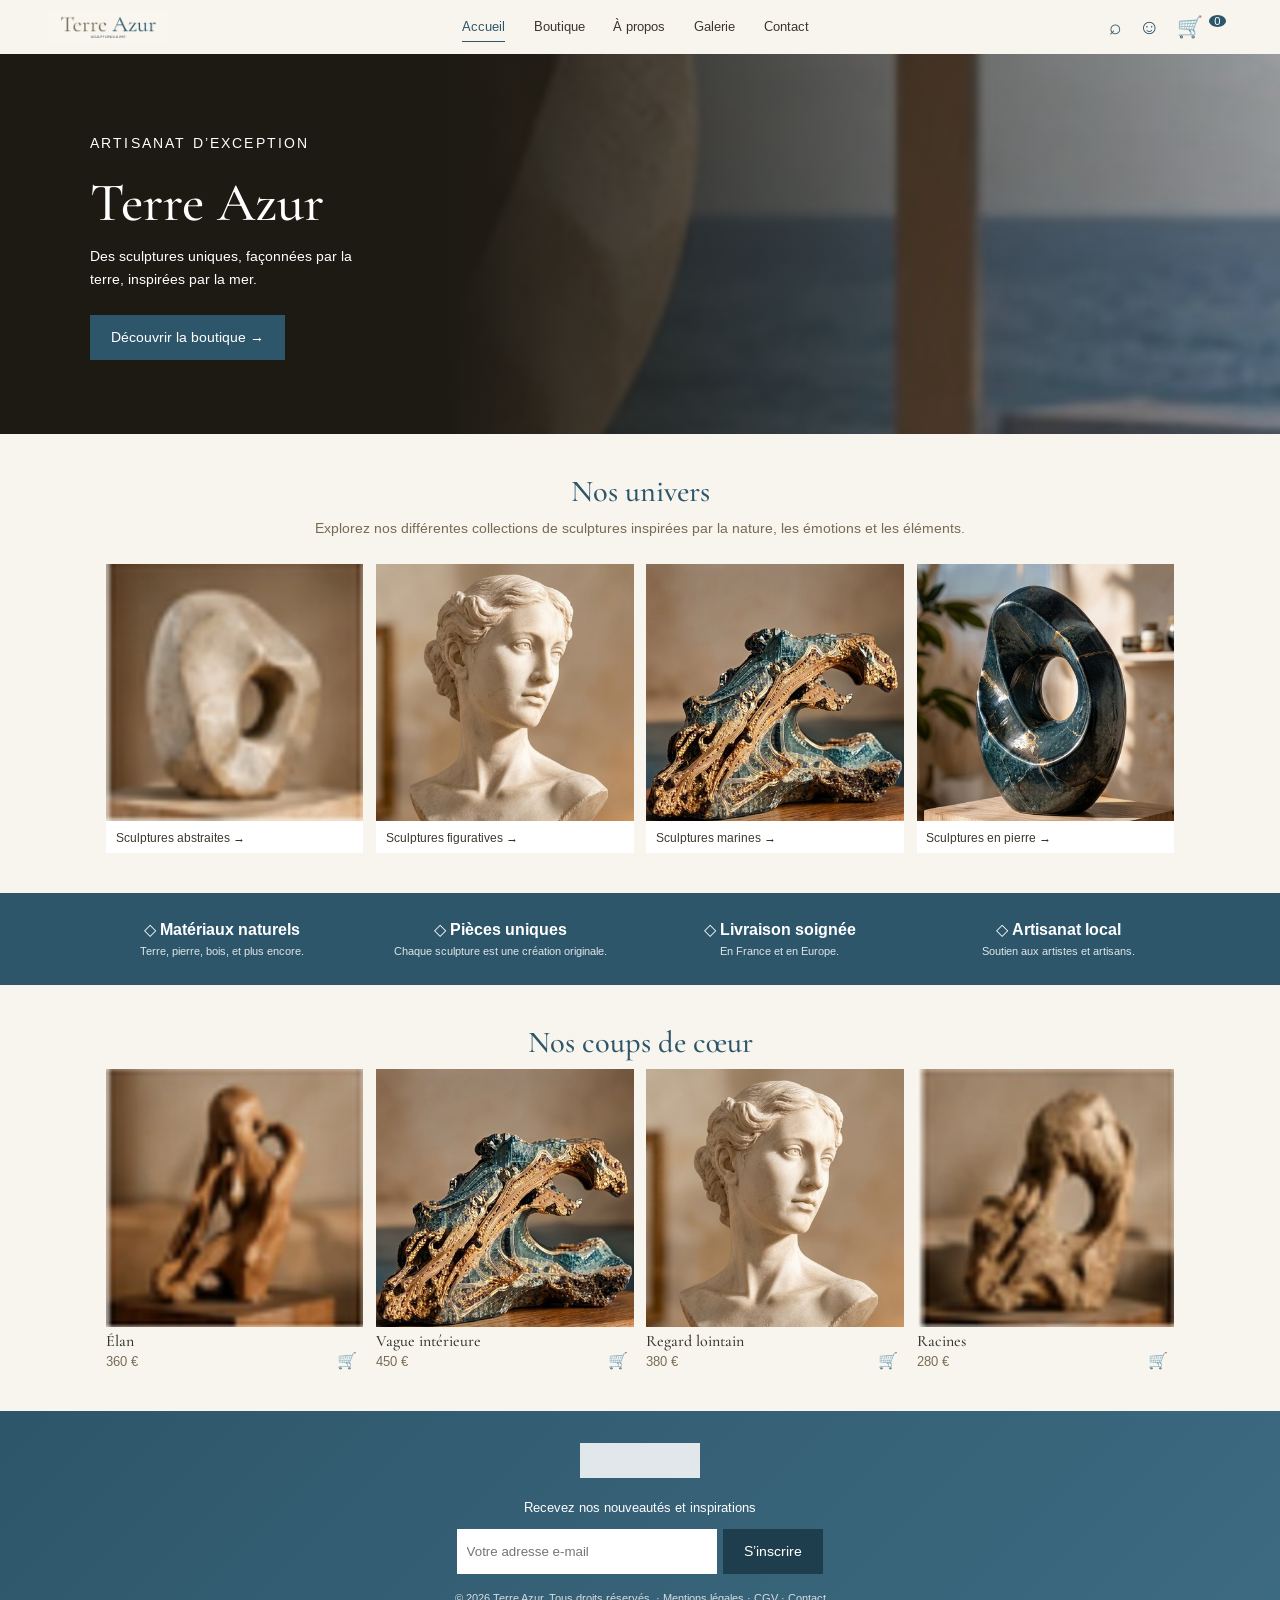
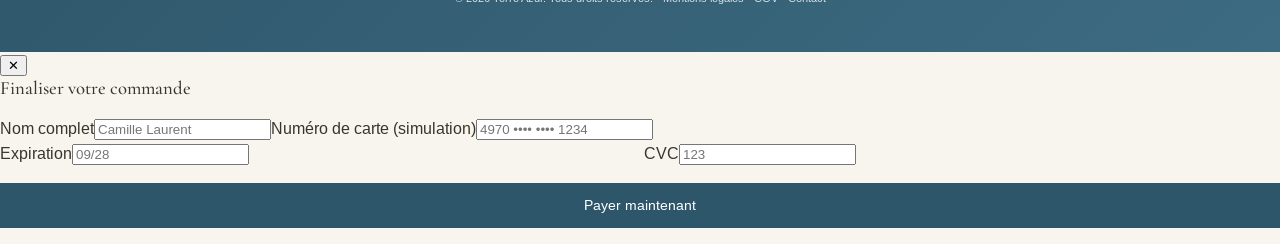
<file: index.html>
<!DOCTYPE html>
<html lang="fr">
 <head>
  <meta charset="utf-8"/>
  <meta content="width=device-width, initial-scale=1" name="viewport"/>
  <title>
   Accueil – Terre Azur
  </title>
  <meta content="Terre Azur, galerie d’art et boutique de sculptures uniques, façonnées par la terre, inspirées par la mer." name="description"/>
  <link href="https://fonts.googleapis.com" rel="preconnect"/>
  <link crossorigin="" href="https://fonts.gstatic.com" rel="preconnect"/>
  <link href="https://fonts.googleapis.com/css2?family=Arimo:wght@400;600&amp;family=Cormorant+Garamond:ital,wght@0,400;0,500;1,400&amp;display=swap" rel="stylesheet"/>
  <link href="style.css" rel="stylesheet"/>
 </head>
 <body>
  <!-- EN-TÊTE : logo, menu et icônes -->
  <header class="site-header">
   <a class="logo" href="index.html">
    <img alt="Terre Azur – Sculptures &amp; Art" height="158" src="images/logo.png" width="548"/>
   </a>
   <button aria-controls="menu" aria-expanded="false" aria-label="Ouvrir le menu" class="burger" type="button">
    ☰
   </button>
   <nav aria-label="Navigation principale" id="menu">
    <ul>
     <li>
      <a aria-current="page" href="index.html">
       Accueil
      </a>
     </li>
     <li>
      <a href="boutique.html">
       Boutique
      </a>
     </li>
     <li>
      <a href="a-propos.html">
       À propos
      </a>
     </li>
     <li>
      <a href="galerie.html">
       Galerie
      </a>
     </li>
     <li>
      <a href="contact.html">
       Contact
      </a>
     </li>
    </ul>
   </nav>
   <div class="tools">
    <button aria-label="Rechercher" type="button">
     ⌕
    </button>
    <button aria-label="Mon compte" type="button">
     ☺
    </button>
    <button aria-label="Panier" class="cart" type="button">
     🛒
     <span id="cart-count">
      0
     </span>
    </button>
   </div>
  </header>
  <!-- CONTENU PRINCIPAL de la page -->
  <main>
   <!-- BANNIÈRE du haut de page (image de fond + titre) -->
   <section class="hero hero-accueil">
    <div class="in">
     <p class="eyebrow">
      Artisanat d’exception
     </p>
     <h1>
      Terre Azur
     </h1>
     <p>
      Des sculptures uniques, façonnées par la terre, inspirées par la mer.
     </p>
     <a class="btn" href="boutique.html">
      Découvrir la boutique →
     </a>
    </div>
   </section>
   <!-- SECTION de contenu -->
   <section class="sec">
    <h2>
     Nos univers
    </h2>
    <p class="sub">
     Explorez nos différentes collections de sculptures inspirées par la nature, les émotions et les éléments.
    </p>
    <ul class="grid4">
     <li class="univ">
      <a href="boutique.html">
       <img alt="Sculptures abstraites" loading="lazy" src="images/p-origine.jpg"/>
       <span>
        Sculptures abstraites →
       </span>
      </a>
     </li>
     <li class="univ">
      <a href="boutique.html">
       <img alt="Sculptures figuratives" loading="lazy" src="images/regard-lointain.jpg"/>
       <span>
        Sculptures figuratives →
       </span>
      </a>
     </li>
     <li class="univ">
      <a href="boutique.html">
       <img alt="Sculptures marines" loading="lazy" src="images/vague-interieure.jpg"/>
       <span>
        Sculptures marines →
       </span>
      </a>
     </li>
     <li class="univ">
      <a href="boutique.html">
       <img alt="Sculptures en pierre" loading="lazy" src="images/cercle-ocean.jpg"/>
       <span>
        Sculptures en pierre →
       </span>
      </a>
     </li>
    </ul>
   </section>
   <!-- BANDEAU DES VALEURS (fond bleu) -->
   <section class="values">
    <ul>
     <li>
      <span aria-hidden="true">
       ◇
      </span>
      <strong>
       Matériaux naturels
      </strong>
      <small>
       Terre, pierre, bois, et plus encore.
      </small>
     </li>
     <li>
      <span aria-hidden="true">
       ◇
      </span>
      <strong>
       Pièces uniques
      </strong>
      <small>
       Chaque sculpture est une création originale.
      </small>
     </li>
     <li>
      <span aria-hidden="true">
       ◇
      </span>
      <strong>
       Livraison soignée
      </strong>
      <small>
       En France et en Europe.
      </small>
     </li>
     <li>
      <span aria-hidden="true">
       ◇
      </span>
      <strong>
       Artisanat local
      </strong>
      <small>
       Soutien aux artistes et artisans.
      </small>
     </li>
    </ul>
   </section>
   <!-- SECTION de contenu -->
   <section class="sec">
    <h2>
     Nos coups de cœur
    </h2>
    <ul class="grid4 shop">
     <li class="card" data-cat="abstraites">
      <img alt="Sculpture Élan" loading="lazy" src="images/p-elan.jpg"/>
      <div>
       <h3>
        Élan
       </h3>
       <p>
        360 €
       </p>
      </div>
      <button aria-label="Ajouter Élan au panier" class="add" type="button">
       🛒
      </button>
     </li>
     <li class="card" data-cat="marines">
      <img alt="Sculpture Vague intérieure" loading="lazy" src="images/vague-interieure.jpg"/>
      <div>
       <h3>
        Vague intérieure
       </h3>
       <p>
        450 €
       </p>
      </div>
      <button aria-label="Ajouter Vague intérieure au panier" class="add" type="button">
       🛒
      </button>
     </li>
     <li class="card" data-cat="figuratives">
      <img alt="Sculpture Regard lointain" loading="lazy" src="images/regard-lointain.jpg"/>
      <div>
       <h3>
        Regard lointain
       </h3>
       <p>
        380 €
       </p>
      </div>
      <button aria-label="Ajouter Regard lointain au panier" class="add" type="button">
       🛒
      </button>
     </li>
     <li class="card" data-cat="abstraites">
      <img alt="Sculpture Racines" loading="lazy" src="images/p-racines.jpg"/>
      <div>
       <h3>
        Racines
       </h3>
       <p>
        280 €
       </p>
      </div>
      <button aria-label="Ajouter Racines au panier" class="add" type="button">
       🛒
      </button>
     </li>
    </ul>
   </section>
  </main>
  <!-- PIED DE PAGE : newsletter et mentions -->
  <footer class="site-footer">
   <img alt="Terre Azur" class="flogo" height="158" src="images/logo.png" width="548"/>
   <!-- FORMULAIRE newsletter -->
   <form class="news" id="news">
    <label for="mail">
     Recevez nos nouveautés et inspirations
    </label>
    <div>
     <input id="mail" name="mail" placeholder="Votre adresse e-mail" required="" type="email"/>
     <button class="btn" type="submit">
      S’inscrire
     </button>
    </div>
    <p id="news-msg" role="status">
    </p>
   </form>
   <p class="legal">
    © 2026 Terre Azur. Tous droits réservés. · Mentions légales · CGV · Contact
   </p>
  </footer>
  <!-- On relie le fichier JavaScript -->
  <script src="script.js">
  </script>
 </body>
</html>
</file>
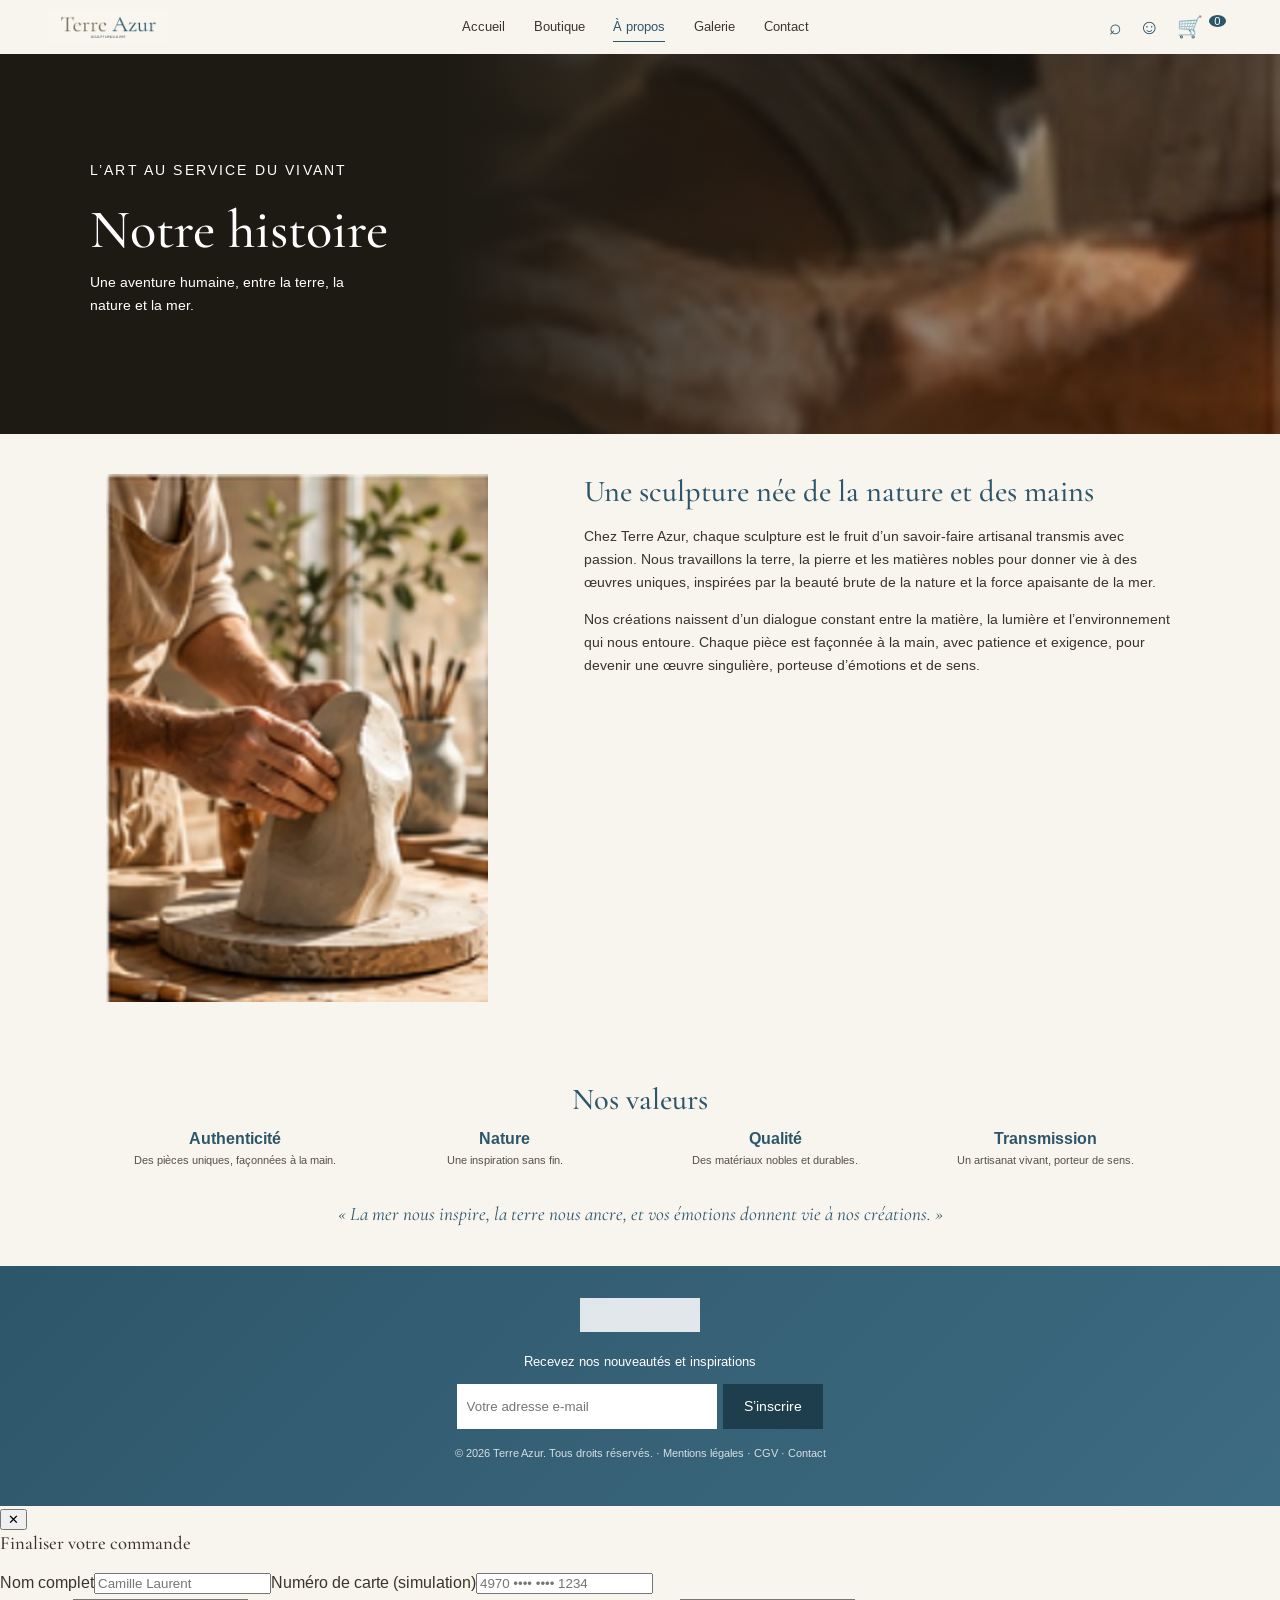
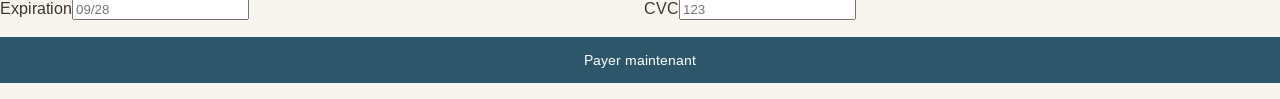
<file: a-propos.html>
<!DOCTYPE html>
<html lang="fr">
 <head>
  <meta charset="utf-8"/>
  <meta content="width=device-width, initial-scale=1" name="viewport"/>
  <title>
   Notre histoire – Terre Azur
  </title>
  <meta content="Terre Azur, galerie d’art et boutique de sculptures uniques, façonnées par la terre, inspirées par la mer." name="description"/>
  <link href="https://fonts.googleapis.com" rel="preconnect"/>
  <link crossorigin="" href="https://fonts.gstatic.com" rel="preconnect"/>
  <link href="https://fonts.googleapis.com/css2?family=Arimo:wght@400;600&amp;family=Cormorant+Garamond:ital,wght@0,400;0,500;1,400&amp;display=swap" rel="stylesheet"/>
  <link href="style.css" rel="stylesheet"/>
 </head>
 <body>
  <!-- EN-TÊTE : logo, menu et icônes -->
  <header class="site-header">
   <a class="logo" href="index.html">
    <img alt="Terre Azur – Sculptures &amp; Art" height="158" src="images/logo.png" width="548"/>
   </a>
   <button aria-controls="menu" aria-expanded="false" aria-label="Ouvrir le menu" class="burger" type="button">
    ☰
   </button>
   <nav aria-label="Navigation principale" id="menu">
    <ul>
     <li>
      <a href="index.html">
       Accueil
      </a>
     </li>
     <li>
      <a href="boutique.html">
       Boutique
      </a>
     </li>
     <li>
      <a aria-current="page" href="a-propos.html">
       À propos
      </a>
     </li>
     <li>
      <a href="galerie.html">
       Galerie
      </a>
     </li>
     <li>
      <a href="contact.html">
       Contact
      </a>
     </li>
    </ul>
   </nav>
   <div class="tools">
    <button aria-label="Rechercher" type="button">
     ⌕
    </button>
    <button aria-label="Mon compte" type="button">
     ☺
    </button>
    <button aria-label="Panier" class="cart" type="button">
     🛒
     <span id="cart-count">
      0
     </span>
    </button>
   </div>
  </header>
  <!-- CONTENU PRINCIPAL de la page -->
  <main>
   <!-- BANNIÈRE du haut de page (image de fond + titre) -->
   <section class="hero hero-histoire">
    <div class="in">
     <p class="eyebrow">
      L’art au service du vivant
     </p>
     <h1>
      Notre histoire
     </h1>
     <p>
      Une aventure humaine, entre la terre, la nature et la mer.
     </p>
    </div>
   </section>
   <section class="sec story">
    <img alt="Les mains du sculpteur façonnant l’argile" loading="lazy" src="images/atelier-main.jpg"/>
    <div>
     <h2>
      Une sculpture née de la nature et des mains
     </h2>
     <p>
      Chez Terre Azur, chaque sculpture est le fruit d’un savoir-faire artisanal transmis avec passion. Nous travaillons la terre, la pierre et les matières nobles pour donner vie à des œuvres uniques, inspirées par la beauté brute de la nature et la force apaisante de la mer.
     </p>
     <p>
      Nos créations naissent d’un dialogue constant entre la matière, la lumière et l’environnement qui nous entoure. Chaque pièce est façonnée à la main, avec patience et exigence, pour devenir une œuvre singulière, porteuse d’émotions et de sens.
     </p>
    </div>
   </section>
   <!-- SECTION de contenu -->
   <section class="sec">
    <h2>
     Nos valeurs
    </h2>
    <ul class="grid4 vals">
     <li>
      <strong>
       Authenticité
      </strong>
      <small>
       Des pièces uniques, façonnées à la main.
      </small>
     </li>
     <li>
      <strong>
       Nature
      </strong>
      <small>
       Une inspiration sans fin.
      </small>
     </li>
     <li>
      <strong>
       Qualité
      </strong>
      <small>
       Des matériaux nobles et durables.
      </small>
     </li>
     <li>
      <strong>
       Transmission
      </strong>
      <small>
       Un artisanat vivant, porteur de sens.
      </small>
     </li>
    </ul>
    <blockquote>
     « La mer nous inspire, la terre nous ancre, et vos émotions donnent vie à nos créations. »
    </blockquote>
   </section>
  </main>
  <!-- PIED DE PAGE : newsletter et mentions -->
  <footer class="site-footer">
   <img alt="Terre Azur" class="flogo" height="158" src="images/logo.png" width="548"/>
   <!-- FORMULAIRE newsletter -->
   <form class="news" id="news">
    <label for="mail">
     Recevez nos nouveautés et inspirations
    </label>
    <div>
     <input id="mail" name="mail" placeholder="Votre adresse e-mail" required="" type="email"/>
     <button class="btn" type="submit">
      S’inscrire
     </button>
    </div>
    <p id="news-msg" role="status">
    </p>
   </form>
   <p class="legal">
    © 2026 Terre Azur. Tous droits réservés. · Mentions légales · CGV · Contact
   </p>
  </footer>
  <!-- On relie le fichier JavaScript -->
  <script src="script.js">
  </script>
 </body>
</html>
</file>
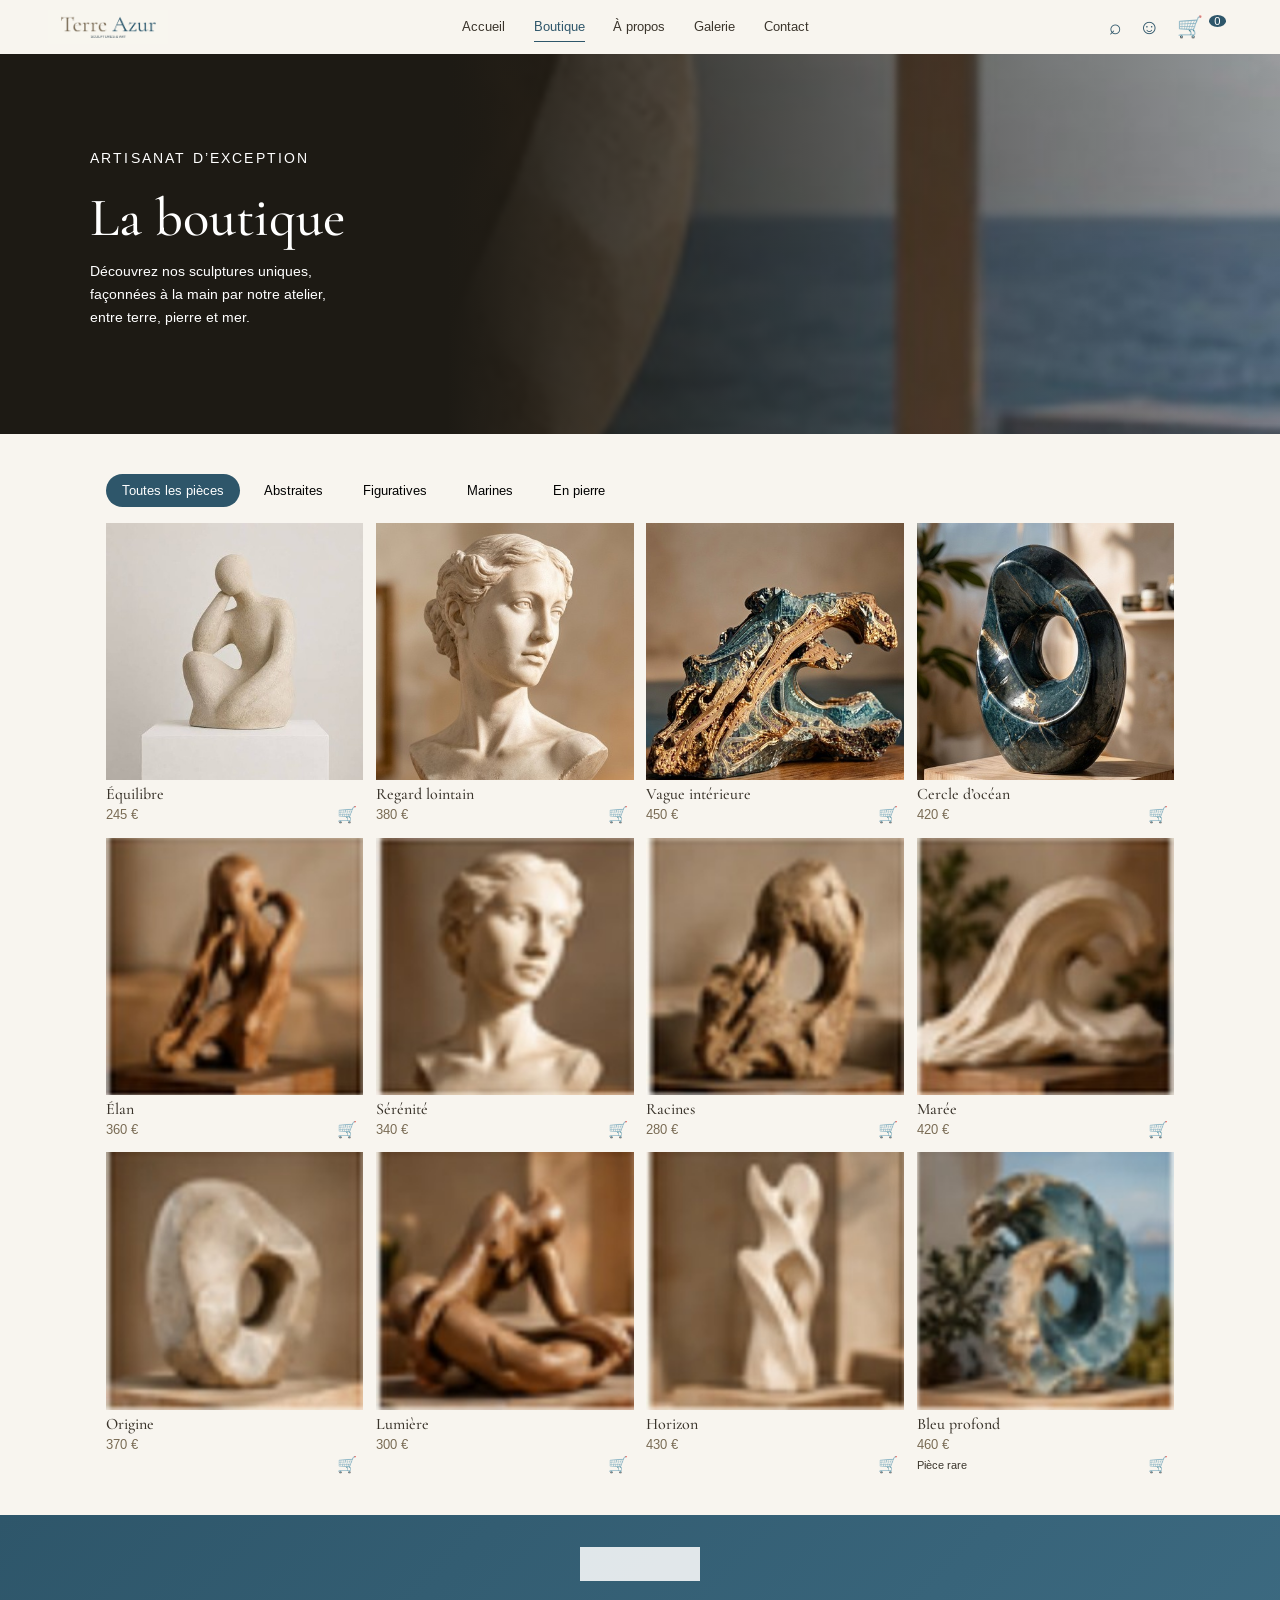
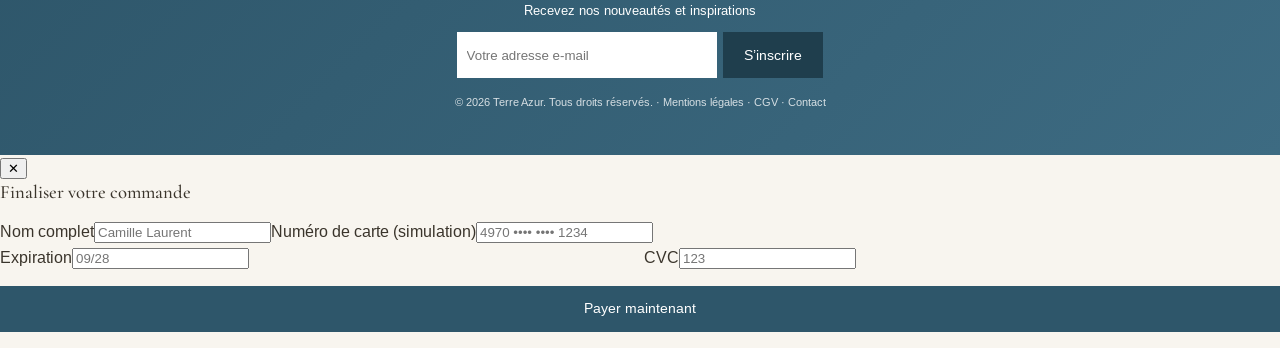
<file: boutique.html>
<!DOCTYPE html>
<html lang="fr">
 <head>
  <meta charset="utf-8"/>
  <meta content="width=device-width, initial-scale=1" name="viewport"/>
  <title>
   La boutique – Terre Azur
  </title>
  <meta content="Terre Azur, galerie d’art et boutique de sculptures uniques, façonnées par la terre, inspirées par la mer." name="description"/>
  <link href="https://fonts.googleapis.com" rel="preconnect"/>
  <link crossorigin="" href="https://fonts.gstatic.com" rel="preconnect"/>
  <link href="https://fonts.googleapis.com/css2?family=Arimo:wght@400;600&amp;family=Cormorant+Garamond:ital,wght@0,400;0,500;1,400&amp;display=swap" rel="stylesheet"/>
  <link href="style.css" rel="stylesheet"/>
 </head>
 <body>
  <!-- EN-TÊTE : logo, menu et icônes -->
  <header class="site-header">
   <a class="logo" href="index.html">
    <img alt="Terre Azur – Sculptures &amp; Art" height="158" src="images/logo.png" width="548"/>
   </a>
   <button aria-controls="menu" aria-expanded="false" aria-label="Ouvrir le menu" class="burger" type="button">
    ☰
   </button>
   <nav aria-label="Navigation principale" id="menu">
    <ul>
     <li>
      <a href="index.html">
       Accueil
      </a>
     </li>
     <li>
      <a aria-current="page" href="boutique.html">
       Boutique
      </a>
     </li>
     <li>
      <a href="a-propos.html">
       À propos
      </a>
     </li>
     <li>
      <a href="galerie.html">
       Galerie
      </a>
     </li>
     <li>
      <a href="contact.html">
       Contact
      </a>
     </li>
    </ul>
   </nav>
   <div class="tools">
    <button aria-label="Rechercher" type="button">
     ⌕
    </button>
    <button aria-label="Mon compte" type="button">
     ☺
    </button>
    <button aria-label="Panier" class="cart" type="button">
     🛒
     <span id="cart-count">
      0
     </span>
    </button>
   </div>
  </header>
  <!-- CONTENU PRINCIPAL de la page -->
  <main>
   <!-- BANNIÈRE du haut de page (image de fond + titre) -->
   <section class="hero hero-accueil">
    <div class="in">
     <p class="eyebrow">
      Artisanat d’exception
     </p>
     <h1>
      La boutique
     </h1>
     <p>
      Découvrez nos sculptures uniques, façonnées à la main par notre atelier, entre terre, pierre et mer.
     </p>
    </div>
   </section>
   <!-- SECTION de contenu -->
   <section class="sec">
    <div aria-label="Filtrer les pièces" class="filters" role="group">
     <button class="on" data-f="all" type="button">
      Toutes les pièces
     </button>
     <button data-f="abstraites" type="button">
      Abstraites
     </button>
     <button data-f="figuratives" type="button">
      Figuratives
     </button>
     <button data-f="marines" type="button">
      Marines
     </button>
     <button data-f="pierre" type="button">
      En pierre
     </button>
    </div>
    <ul class="grid4 shop" id="shop">
     <li class="card" data-cat="figuratives">
      <img alt="Sculpture Équilibre" loading="lazy" src="images/equilibre.jpg"/>
      <div>
       <h3>
        Équilibre
       </h3>
       <p>
        245 €
       </p>
      </div>
      <button aria-label="Ajouter Équilibre au panier" class="add" type="button">
       🛒
      </button>
     </li>
     <li class="card" data-cat="figuratives">
      <img alt="Sculpture Regard lointain" loading="lazy" src="images/regard-lointain.jpg"/>
      <div>
       <h3>
        Regard lointain
       </h3>
       <p>
        380 €
       </p>
      </div>
      <button aria-label="Ajouter Regard lointain au panier" class="add" type="button">
       🛒
      </button>
     </li>
     <li class="card" data-cat="marines">
      <img alt="Sculpture Vague intérieure" loading="lazy" src="images/vague-interieure.jpg"/>
      <div>
       <h3>
        Vague intérieure
       </h3>
       <p>
        450 €
       </p>
      </div>
      <button aria-label="Ajouter Vague intérieure au panier" class="add" type="button">
       🛒
      </button>
     </li>
     <li class="card" data-cat="pierre">
      <img alt="Sculpture Cercle d’océan" loading="lazy" src="images/cercle-ocean.jpg"/>
      <div>
       <h3>
        Cercle d’océan
       </h3>
       <p>
        420 €
       </p>
      </div>
      <button aria-label="Ajouter Cercle d’océan au panier" class="add" type="button">
       🛒
      </button>
     </li>
     <li class="card" data-cat="abstraites">
      <img alt="Sculpture Élan" loading="lazy" src="images/p-elan.jpg"/>
      <div>
       <h3>
        Élan
       </h3>
       <p>
        360 €
       </p>
      </div>
      <button aria-label="Ajouter Élan au panier" class="add" type="button">
       🛒
      </button>
     </li>
     <li class="card" data-cat="figuratives">
      <img alt="Sculpture Sérénité" loading="lazy" src="images/p-serenite.jpg"/>
      <div>
       <h3>
        Sérénité
       </h3>
       <p>
        340 €
       </p>
      </div>
      <button aria-label="Ajouter Sérénité au panier" class="add" type="button">
       🛒
      </button>
     </li>
     <li class="card" data-cat="abstraites">
      <img alt="Sculpture Racines" loading="lazy" src="images/p-racines.jpg"/>
      <div>
       <h3>
        Racines
       </h3>
       <p>
        280 €
       </p>
      </div>
      <button aria-label="Ajouter Racines au panier" class="add" type="button">
       🛒
      </button>
     </li>
     <li class="card" data-cat="marines">
      <img alt="Sculpture Marée" loading="lazy" src="images/p-maree.jpg"/>
      <div>
       <h3>
        Marée
       </h3>
       <p>
        420 €
       </p>
      </div>
      <button aria-label="Ajouter Marée au panier" class="add" type="button">
       🛒
      </button>
     </li>
     <li class="card" data-cat="pierre">
      <img alt="Sculpture Origine" loading="lazy" src="images/p-origine.jpg"/>
      <div>
       <h3>
        Origine
       </h3>
       <p>
        370 €
       </p>
      </div>
      <button aria-label="Ajouter Origine au panier" class="add" type="button">
       🛒
      </button>
     </li>
     <li class="card" data-cat="abstraites">
      <img alt="Sculpture Lumière" loading="lazy" src="images/p-lumiere.jpg"/>
      <div>
       <h3>
        Lumière
       </h3>
       <p>
        300 €
       </p>
      </div>
      <button aria-label="Ajouter Lumière au panier" class="add" type="button">
       🛒
      </button>
     </li>
     <li class="card" data-cat="abstraites">
      <img alt="Sculpture Horizon" loading="lazy" src="images/p-horizon.jpg"/>
      <div>
       <h3>
        Horizon
       </h3>
       <p>
        430 €
       </p>
      </div>
      <button aria-label="Ajouter Horizon au panier" class="add" type="button">
       🛒
      </button>
     </li>
     <li class="card" data-cat="marines">
      <img alt="Sculpture Bleu profond" loading="lazy" src="images/p-bleu-profond.jpg"/>
      <div>
       <h3>
        Bleu profond
       </h3>
       <p>
        460 €
       </p>
       <small>Pièce rare</small>
      </div>
      <button aria-label="Ajouter Bleu profond au panier" class="add" type="button">
       🛒
      </button>
     </li>
    </ul>
   </section>
  </main>
  <!-- PIED DE PAGE : newsletter et mentions -->
  <footer class="site-footer">
   <img alt="Terre Azur" class="flogo" height="158" src="images/logo.png" width="548"/>
   <!-- FORMULAIRE newsletter -->
   <form class="news" id="news">
    <label for="mail">
     Recevez nos nouveautés et inspirations
    </label>
    <div>
     <input id="mail" name="mail" placeholder="Votre adresse e-mail" required="" type="email"/>
     <button class="btn" type="submit">
      S’inscrire
     </button>
    </div>
    <p id="news-msg" role="status">
    </p>
   </form>
   <p class="legal">
    © 2026 Terre Azur. Tous droits réservés. · Mentions légales · CGV · Contact
   </p>
  </footer>
  <!-- On relie le fichier JavaScript -->
  <script src="script.js" defer></script>
 </body>
</html>
</file>
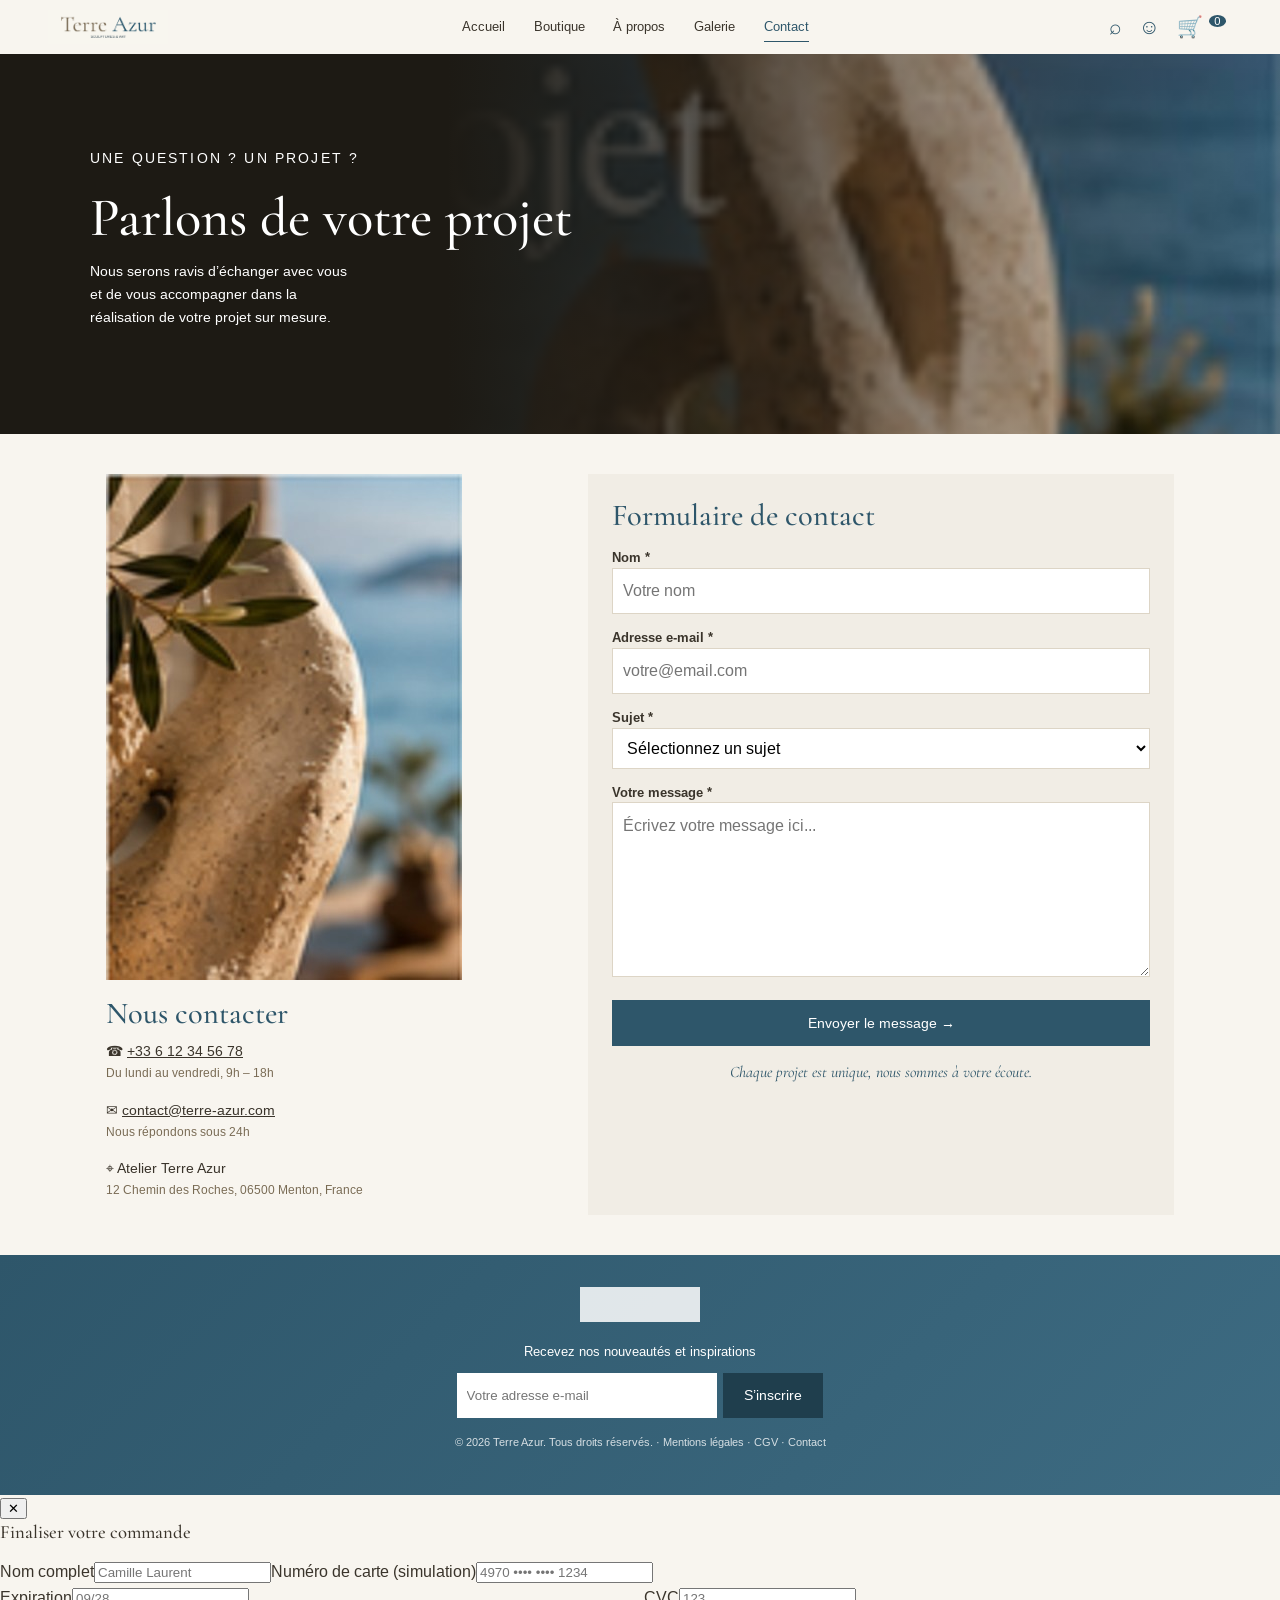
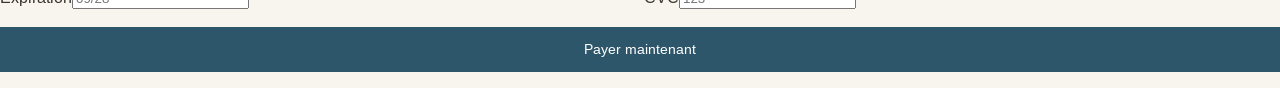
<file: contact.html>
<!DOCTYPE html>
<html lang="fr">
 <head>
  <meta charset="utf-8"/>
  <meta content="width=device-width, initial-scale=1" name="viewport"/>
  <title>
   Contact – Terre Azur
  </title>
  <meta content="Terre Azur, galerie d’art et boutique de sculptures uniques, façonnées par la terre, inspirées par la mer." name="description"/>
  <link href="https://fonts.googleapis.com" rel="preconnect"/>
  <link crossorigin="" href="https://fonts.gstatic.com" rel="preconnect"/>
  <link href="https://fonts.googleapis.com/css2?family=Arimo:wght@400;600&amp;family=Cormorant+Garamond:ital,wght@0,400;0,500;1,400&amp;display=swap" rel="stylesheet"/>
  <link href="style.css" rel="stylesheet"/>
 </head>
 <body>
  <!-- EN-TÊTE : logo, menu et icônes -->
  <header class="site-header">
   <a class="logo" href="index.html">
    <img alt="Terre Azur – Sculptures &amp; Art" height="158" src="images/logo.png" width="548"/>
   </a>
   <button aria-controls="menu" aria-expanded="false" aria-label="Ouvrir le menu" class="burger" type="button">
    ☰
   </button>
   <nav aria-label="Navigation principale" id="menu">
    <ul>
     <li>
      <a href="index.html">
       Accueil
      </a>
     </li>
     <li>
      <a href="boutique.html">
       Boutique
      </a>
     </li>
     <li>
      <a href="a-propos.html">
       À propos
      </a>
     </li>
     <li>
      <a href="galerie.html">
       Galerie
      </a>
     </li>
     <li>
      <a aria-current="page" href="contact.html">
       Contact
      </a>
     </li>
    </ul>
   </nav>
   <div class="tools">
    <button aria-label="Rechercher" type="button">
     ⌕
    </button>
    <button aria-label="Mon compte" type="button">
     ☺
    </button>
    <button aria-label="Panier" class="cart" type="button">
     🛒
     <span id="cart-count">
      0
     </span>
    </button>
   </div>
  </header>
  <!-- CONTENU PRINCIPAL de la page -->
  <main>
   <!-- BANNIÈRE du haut de page (image de fond + titre) -->
   <section class="hero hero-contact">
    <div class="in">
     <p class="eyebrow">
      Une question ? Un projet ?
     </p>
     <h1>
      Parlons de votre projet
     </h1>
     <p>
      Nous serons ravis d’échanger avec vous et de vous accompagner dans la réalisation de votre projet sur mesure.
     </p>
    </div>
   </section>
   <section class="sec contact">
    <div class="side">
     <img alt="Sculpture en pierre face à la mer" loading="lazy" src="images/contact-cote.jpg"/>
     <h2>
      Nous contacter
     </h2>
     <ul>
      <li>
       ☎
       <a href="tel:+33612345678">
        +33 6 12 34 56 78
       </a>
       <small>
        Du lundi au vendredi, 9h – 18h
       </small>
      </li>
      <li>
       ✉
       <a href="mailto:contact@terre-azur.com">
        contact@terre-azur.com
       </a>
       <small>
        Nous répondons sous 24h
       </small>
      </li>
      <li>
       ⌖ Atelier Terre Azur
       <small>
        12 Chemin des Roches, 06500 Menton, France
       </small>
      </li>
     </ul>
    </div>
    <!-- FORMULAIRE de contact -->
    <form class="cform" id="cform">
     <h2>
      Formulaire de contact
     </h2>
     <label for="nom">
      Nom *
     </label>
     <input id="nom" name="nom" placeholder="Votre nom" required="" type="text"/>
     <label for="email">
      Adresse e-mail *
     </label>
     <input id="email" name="email" placeholder="votre@email.com" required="" type="email"/>
     <label for="sujet">
      Sujet *
     </label>
     <select id="sujet" name="sujet" required="">
      <option value="">
       Sélectionnez un sujet
      </option>
      <option>
       Achat d’une sculpture
      </option>
      <option>
       Projet sur mesure
      </option>
      <option>
       Livraison
      </option>
      <option>
       Autre
      </option>
     </select>
     <label for="msg">
      Votre message *
     </label>
     <textarea id="msg" name="msg" placeholder="Écrivez votre message ici..." required="" rows="6"></textarea>
     <button class="btn" type="submit">
      Envoyer le message →
     </button>
     <p id="form-msg" role="status">
     </p>
     <p class="note">
      Chaque projet est unique, nous sommes à votre écoute.
     </p>
    </form>
   </section>
  </main>
  <!-- PIED DE PAGE : newsletter et mentions -->
  <footer class="site-footer">
   <img alt="Terre Azur" class="flogo" height="158" src="images/logo.png" width="548"/>
   <!-- FORMULAIRE newsletter -->
   <form class="news" id="news">
    <label for="mail">
     Recevez nos nouveautés et inspirations
    </label>
    <div>
     <input id="mail" name="mail" placeholder="Votre adresse e-mail" required="" type="email"/>
     <button class="btn" type="submit">
      S’inscrire
     </button>
    </div>
    <p id="news-msg" role="status">
    </p>
   </form>
   <p class="legal">
    © 2026 Terre Azur. Tous droits réservés. · Mentions légales · CGV · Contact
   </p>
  </footer>
  <!-- On relie le fichier JavaScript -->
  <script src="script.js">
  </script>
 </body>
</html>
</file>
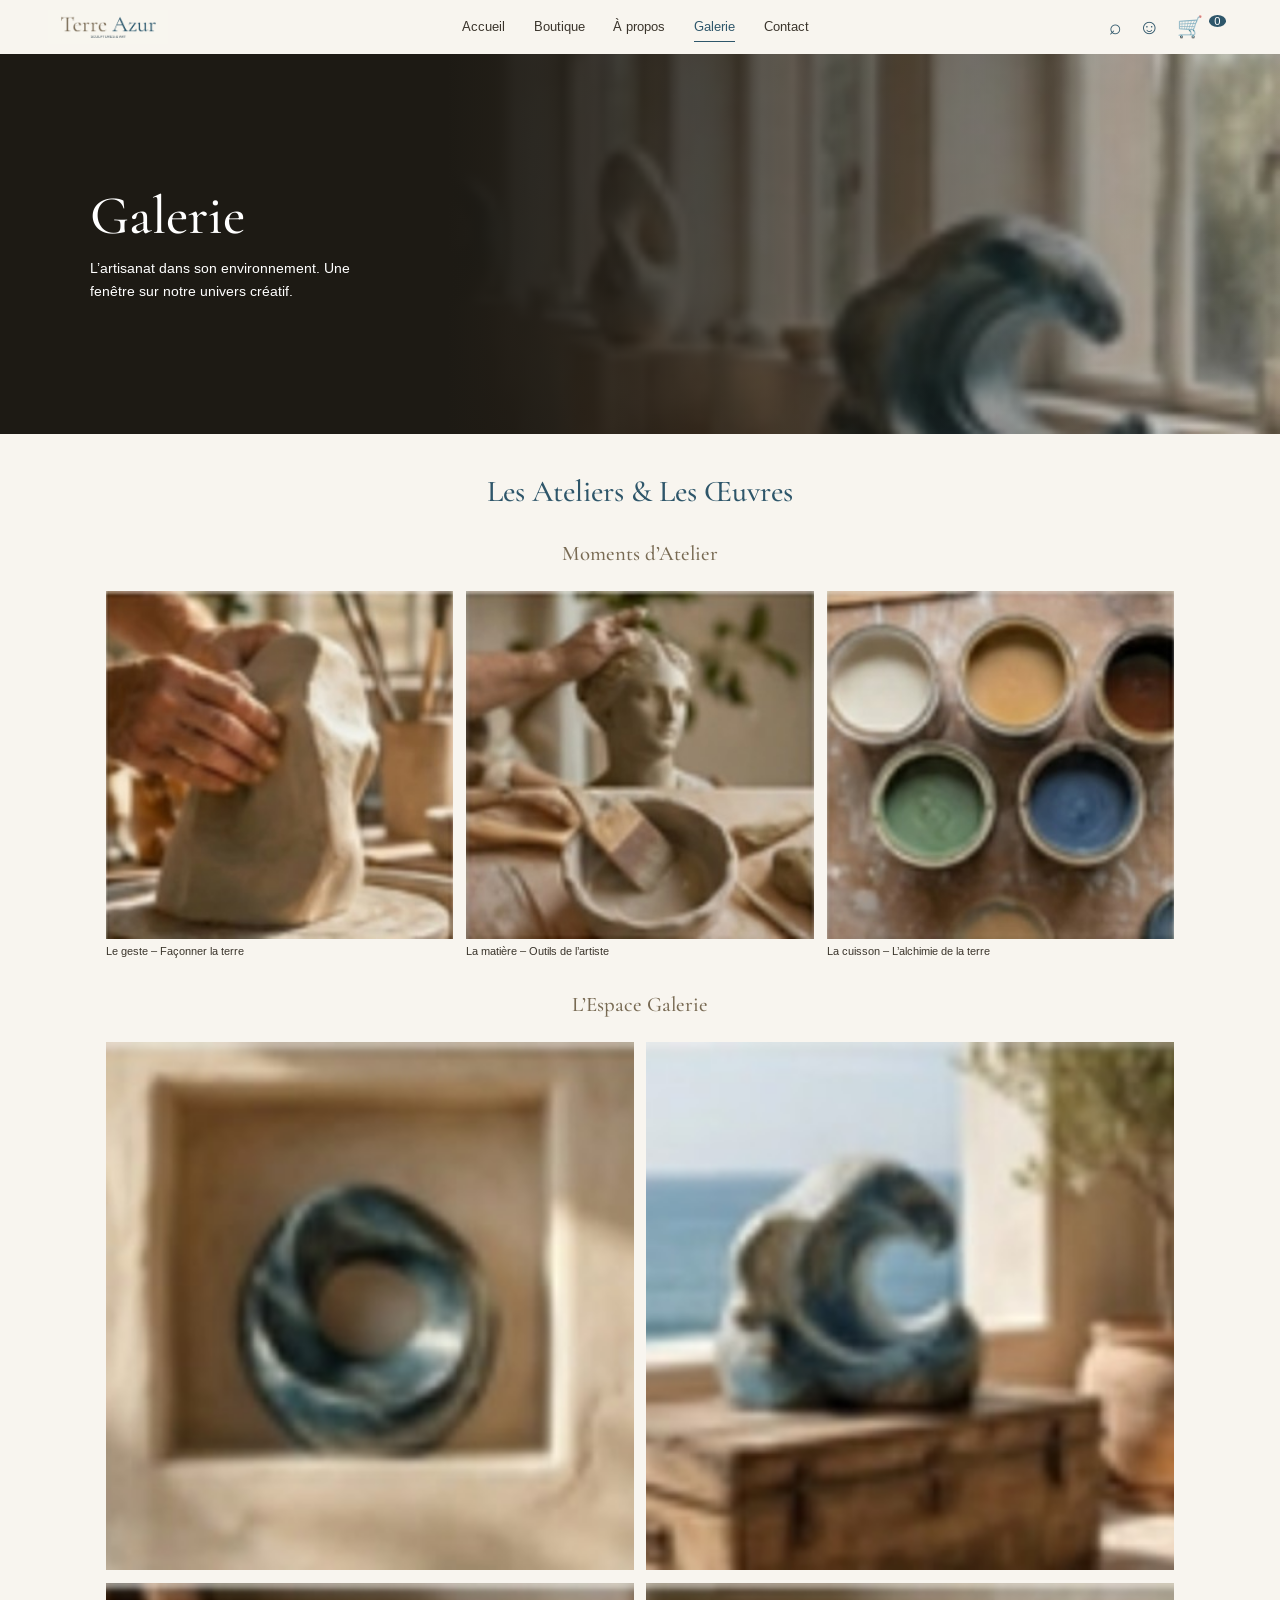
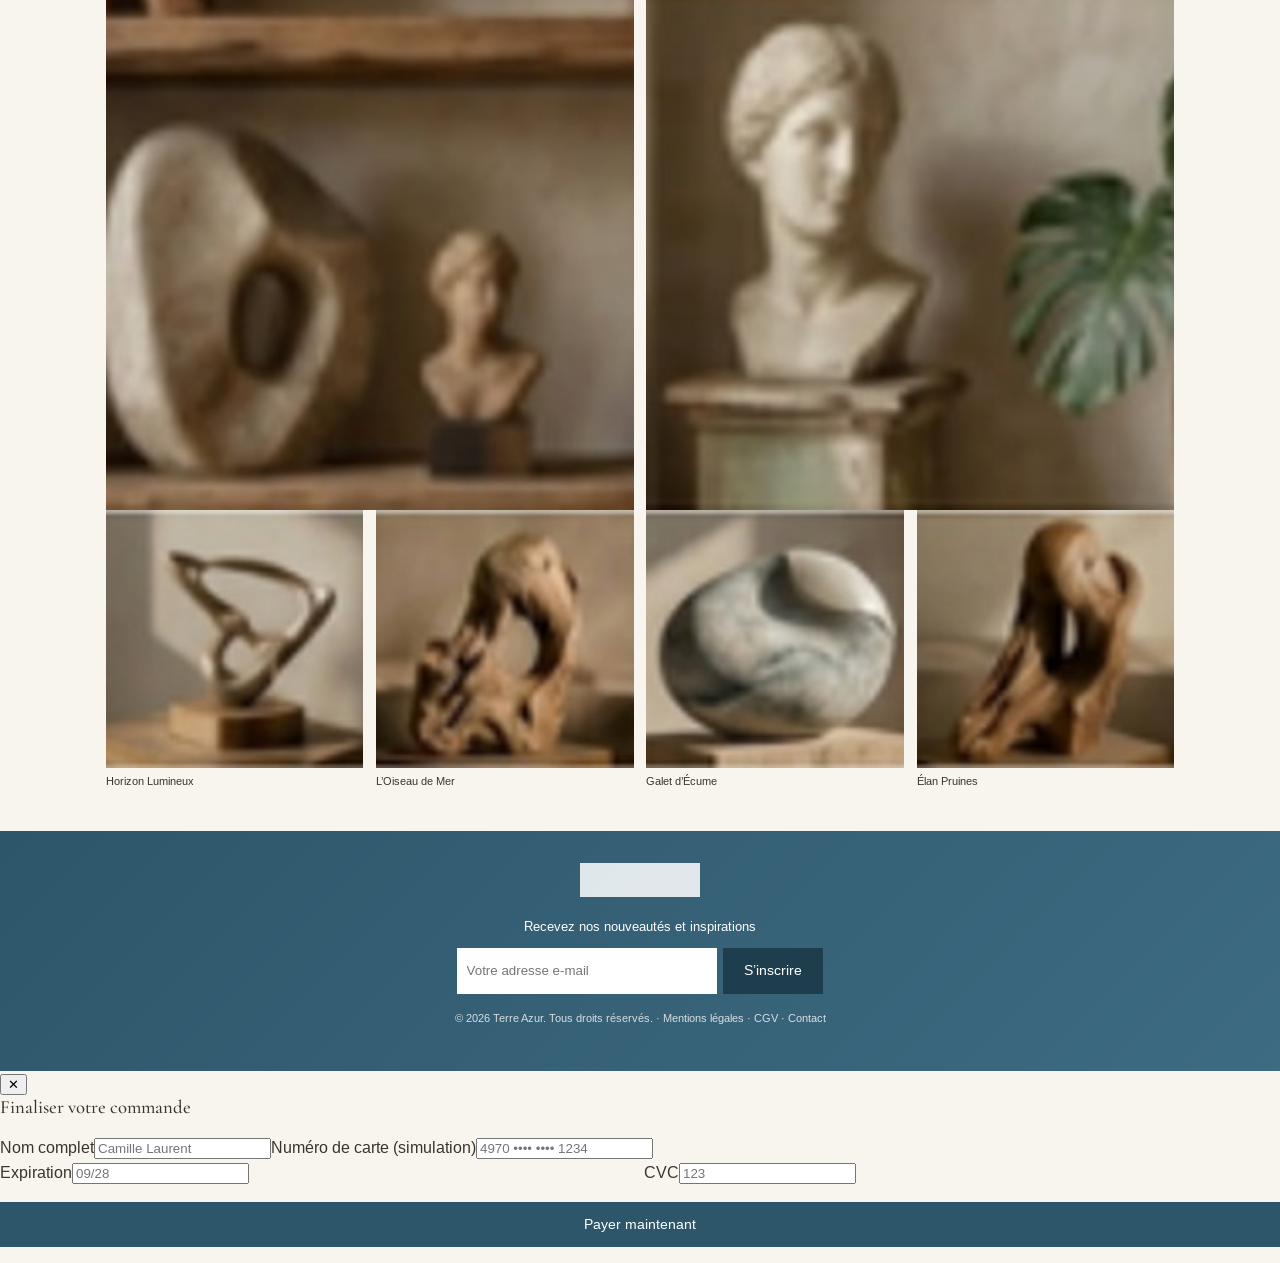
<file: galerie.html>
<!DOCTYPE html>
<html lang="fr">
 <head>
  <meta charset="utf-8"/>
  <meta content="width=device-width, initial-scale=1" name="viewport"/>
  <title>
   Galerie – Terre Azur
  </title>
  <meta content="Terre Azur, galerie d’art et boutique de sculptures uniques, façonnées par la terre, inspirées par la mer." name="description"/>
  <link href="https://fonts.googleapis.com" rel="preconnect"/>
  <link crossorigin="" href="https://fonts.gstatic.com" rel="preconnect"/>
  <link href="https://fonts.googleapis.com/css2?family=Arimo:wght@400;600&amp;family=Cormorant+Garamond:ital,wght@0,400;0,500;1,400&amp;display=swap" rel="stylesheet"/>
  <link href="style.css" rel="stylesheet"/>
 </head>
 <body>
  <!-- EN-TÊTE : logo, menu et icônes -->
  <header class="site-header">
   <a class="logo" href="index.html">
    <img alt="Terre Azur – Sculptures &amp; Art" height="158" src="images/logo.png" width="548"/>
   </a>
   <button aria-controls="menu" aria-expanded="false" aria-label="Ouvrir le menu" class="burger" type="button">
    ☰
   </button>
   <nav aria-label="Navigation principale" id="menu">
    <ul>
     <li>
      <a href="index.html">
       Accueil
      </a>
     </li>
     <li>
      <a href="boutique.html">
       Boutique
      </a>
     </li>
     <li>
      <a href="a-propos.html">
       À propos
      </a>
     </li>
     <li>
      <a aria-current="page" href="galerie.html">
       Galerie
      </a>
     </li>
     <li>
      <a href="contact.html">
       Contact
      </a>
     </li>
    </ul>
   </nav>
   <div class="tools">
    <button aria-label="Rechercher" type="button">
     ⌕
    </button>
    <button aria-label="Mon compte" type="button">
     ☺
    </button>
    <button aria-label="Panier" class="cart" type="button">
     🛒
     <span id="cart-count">
      0
     </span>
    </button>
   </div>
  </header>
  <!-- CONTENU PRINCIPAL de la page -->
  <main>
   <!-- BANNIÈRE du haut de page (image de fond + titre) -->
   <section class="hero hero-galerie">
    <div class="in">
     <p class="eyebrow">
     </p>
     <h1>
      Galerie
     </h1>
     <p>
      L’artisanat dans son environnement. Une fenêtre sur notre univers créatif.
     </p>
    </div>
   </section>
   <!-- SECTION de contenu -->
   <section class="sec">
    <h2>
     Les Ateliers &amp; Les Œuvres
    </h2>
    <h3 class="sub2">
     Moments d’Atelier
    </h3>
    <ul class="grid3">
     <li>
      <figure>
       <img alt="Mains façonnant l’argile" loading="lazy" src="images/moment-geste.jpg"/>
       <figcaption>
        Le geste – Façonner la terre
       </figcaption>
      </figure>
     </li>
     <li>
      <figure>
       <img alt="Outils de l’artiste sur un buste" loading="lazy" src="images/moment-matiere.jpg"/>
       <figcaption>
        La matière – Outils de l’artiste
       </figcaption>
      </figure>
     </li>
     <li>
      <figure>
       <img alt="Pots de pigments et d’émaux" loading="lazy" src="images/moment-cuisson.jpg"/>
       <figcaption>
        La cuisson – L’alchimie de la terre
       </figcaption>
      </figure>
     </li>
    </ul>
    <h3 class="sub2">
     L’Espace Galerie
    </h3>
    <ul class="grid2">
     <li>
      <img alt="Sculpture bleue dans une niche" loading="lazy" src="images/galerie-1.jpg"/>
     </li>
     <li>
      <img alt="Sculpture bleue face à la mer" loading="lazy" src="images/galerie-2.jpg"/>
     </li>
     <li>
      <img alt="Étagère de sculptures et de livres" loading="lazy" src="images/galerie-3.jpg"/>
     </li>
     <li>
      <img alt="Buste et plante verte" loading="lazy" src="images/galerie-4.jpg"/>
     </li>
    </ul>
    <ul class="grid4">
     <li>
      <figure>
       <img alt="Horizon Lumineux" loading="lazy" src="images/horizon-lumineux.jpg"/>
       <figcaption>
        Horizon Lumineux
       </figcaption>
      </figure>
     </li>
     <li>
      <figure>
       <img alt="L’Oiseau de Mer" loading="lazy" src="images/oiseau-de-mer.jpg"/>
       <figcaption>
        L’Oiseau de Mer
       </figcaption>
      </figure>
     </li>
     <li>
      <figure>
       <img alt="Galet d’Écume" loading="lazy" src="images/galet-ecume.jpg"/>
       <figcaption>
        Galet d’Écume
       </figcaption>
      </figure>
     </li>
     <li>
      <figure>
       <img alt="Élan Pruines" loading="lazy" src="images/don-pruines.jpg"/>
       <figcaption>
        Élan Pruines
       </figcaption>
      </figure>
     </li>
    </ul>
   </section>
  </main>
  <!-- PIED DE PAGE : newsletter et mentions -->
  <footer class="site-footer">
   <img alt="Terre Azur" class="flogo" height="158" src="images/logo.png" width="548"/>
   <!-- FORMULAIRE newsletter -->
   <form class="news" id="news">
    <label for="mail">
     Recevez nos nouveautés et inspirations
    </label>
    <div>
     <input id="mail" name="mail" placeholder="Votre adresse e-mail" required="" type="email"/>
     <button class="btn" type="submit">
      S’inscrire
     </button>
    </div>
    <p id="news-msg" role="status">
    </p>
   </form>
   <p class="legal">
    © 2026 Terre Azur. Tous droits réservés. · Mentions légales · CGV · Contact
   </p>
  </footer>
  <!-- On relie le fichier JavaScript -->
  <script src="script.js">
  </script>
 </body>
</html>
</file>
<file: style.css>
/* ===== COULEURS DE LA CHARTE GRAPHIQUE ===== */
:root {
    --bleu:#2e566a;
    --brun:#786a53;
    --tan:#b18f6c;
    --sable:#cba67d;
    --creme:#f8f5ef;
    --texte:#3a342b
}

*,
*::before,
*::after {
    box-sizing:border-box
}

body {
    margin:0;
    background:var(--creme);
    color:var(--texte);
    font-family:Arimo,Arial,sans-serif;
    line-height:1.6
}

h1,
h2,
h3 {
    font-family:"Cormorant Garamond",Georgia,serif;
    font-weight:500;
    line-height:1.2;
    margin:0 0 .5rem
}

h2 {
    font-size:1.9rem;
    color:var(--bleu);
    text-align:center
}

img {
    max-width:100%;
    height:auto;
    display:block
}

ul {
    list-style:none;
    margin:0;
    padding:0
}

a {
    color:inherit
}

/* ===== BOUTONS ===== */
.btn {
    display:inline-block;
    background:var(--bleu);
    color:#fff;
    border:0;
    padding:.7rem 1.3rem;
    font:inherit;
    font-size:.9rem;
    text-decoration:none;
    cursor:pointer
}

.btn:hover {
    background:var(--brun)
}

/* ===== EN-TÊTE (mobile) ===== */
.site-header {
    display:flex;
    align-items:center;
    justify-content:space-between;
    flex-wrap:wrap;
    gap:.5rem;
    padding:.6rem 1rem;
    background:var(--creme);
    position:sticky;
    top:0;
    z-index:10
}

.logo img {
    width:120px
}

.burger,
.tools button {
    background:none;
    border:0;
    font-size:1.3rem;
    cursor:pointer;
    color:var(--bleu)
}

.tools {
    display:flex;
    gap:.3rem
}

.cart span {
    font-size:.7rem;
    background:var(--bleu);
    color:#fff;
    border-radius:50%;
    padding:0 .35rem;
    vertical-align:top
}

#menu {
    display:none;
    width:100%;
    order:3
}

#menu.open {
    display:block
}

#menu a {
    display:block;
    padding:.6rem 0;
    text-decoration:none;
    font-size:.95rem
}

#menu a[aria-current] {
    color:var(--bleu);
    border-bottom:1px solid var(--bleu)
}

/* ===== BANNIÈRE ===== */
.hero {
    background:linear-gradient(180deg,rgba(29,26,20,.75),rgba(29,26,20,.35)),var(--bg) center/cover #1d1a14;
    color:#fff;
    padding:3rem 1.2rem;
    min-height:300px;
    display:flex;
    align-items:center
}

.hero h1 {
    font-size:2.6rem
}

.eyebrow {
    font-size:.7rem;
    letter-spacing:.15em;
    text-transform:uppercase;
    margin:0 0 .5rem
}

.hero p {
    max-width:34ch;
    margin:.3rem 0 1rem;
    font-size:.9rem
}

.hero .btn {
    margin-top:.5rem
}

/* ===== SECTIONS ===== */
.sec {
    padding:2.5rem 1rem;
    max-width:1100px;
    margin:0 auto
}

.sub,
.sub2 {
    text-align:center;
    font-size:.85rem;
    color:var(--brun);
    margin:0 0 1.5rem
}

.sub2 {
    font-family:"Cormorant Garamond",serif;
    font-size:1.3rem;
    margin-top:2rem
}

/* ===== GRILLES (mobile = 2 colonnes) ===== */
.grid2,
.grid3,
.grid4 {
    display:grid;
    gap:.8rem;
    grid-template-columns:repeat(2,1fr)
}

.grid2 img,
.grid3 img,
.grid4 img {
    width:100%;
    aspect-ratio:1;
    object-fit:cover
}

.univ a {
    text-decoration:none;
    font-size:.75rem
}

.univ span {
    display:block;
    background:#fff;
    padding:.4rem .6rem
}

/* ===== BANDEAU DES VALEURS ===== */
.values {
    background:var(--bleu);
    color:#fff;
    padding:1.5rem 1rem
}

.values ul {
    display:grid;
    grid-template-columns:repeat(2,1fr);
    gap:1rem;
    max-width:1100px;
    margin:auto;
    text-align:center
}

.values small,
.vals small {
    display:block;
    font-size:.7rem;
    opacity:.85
}

/* ===== PRODUITS DE LA BOUTIQUE ===== */
.card {
    position:relative;
    font-size:.8rem
}

.card h3 {
    font-size:1rem;
    margin:.3rem 0 0
}

.card p {
    margin:0;
    color:var(--brun)
}

.add {
    position:absolute;
    right:0;
    bottom:0;
    background:none;
    border:0;
    cursor:pointer;
    font-size:1rem
}

.card[hidden] {
    display:none
}

.filters {
    display:flex;
    gap:.5rem;
    overflow-x:auto;
    padding-bottom:1rem
}

.filters button {
    border:0;
    background:none;
    padding:.4rem 1rem;
    border-radius:2rem;
    font:inherit;
    font-size:.8rem;
    white-space:nowrap;
    cursor:pointer
}

.filters .on {
    background:var(--bleu);
    color:#fff
}

/* ===== PAGE À PROPOS ===== */
.story {
    display:grid;
    gap:1.5rem
}

.story h2 {
    text-align:left
}

.story p {
    font-size:.9rem
}

.vals {
    text-align:center
}

.vals strong {
    display:block;
    color:var(--bleu)
}

blockquote {
    margin:2rem 0 0;
    text-align:center;
    font:italic 1.2rem "Cormorant Garamond",serif;
    color:var(--bleu)
}

figcaption {
    font-size:.7rem;
    margin-top:.3rem
}

figure {
    margin:0
}

/* ===== PAGE CONTACT ===== */
.contact {
    display:grid;
    gap:2rem
}

.side h2 {
    text-align:left;
    margin-top:1rem
}

.side li {
    margin-bottom:1rem;
    font-size:.9rem
}

.side small {
    display:block;
    font-size:.75rem;
    color:var(--brun)
}

.cform {
    background:#f1ede5;
    padding:1.5rem
}

.cform h2 {
    text-align:left
}

.cform label {
    display:block;
    margin-top:.8rem;
    font-size:.8rem;
    font-weight:600
}

.cform input,
.cform select,
.cform textarea {
    width:100%;
    padding:.6rem;
    border:1px solid #ddd5c6;
    background:#fff;
    font:inherit
}

.cform .btn {
    width:100%;
    margin-top:1rem
}

.note {
    text-align:center;
    font:italic 1rem "Cormorant Garamond",serif;
    color:var(--bleu)
}

/* ===== PIED DE PAGE ===== */
.site-footer {
    background:linear-gradient(135deg,var(--bleu),#3d6b82);
    color:#fff;
    padding:2rem 1rem;
    text-align:center
}

.flogo {
    width:120px;
    margin:0 auto 1rem;
    filter:brightness(0) invert(1);
    opacity:.85
}

.news label {
    font-size:.8rem
}

.news div {
    display:flex;
    justify-content:center;
    gap:.4rem;
    margin:.6rem 0
}

.news input {
    padding:.6rem;
    border:0;
    min-width:0;
    flex:1;
    max-width:260px
}

.news .btn {
    background:#1f3e4d
}

.legal {
    font-size:.7rem;
    opacity:.8
}

/* ===== ORDINATEUR : à partir de 768px de large ===== */
@media(min-width:768px) {
    .site-header {
    flex-wrap:nowrap;
    padding:.6rem 3rem
}

.burger {
    display:none
}

#menu,
#menu.open {
    display:block;
    width:auto;
    order:0
}

#menu ul {
    display:flex;
    gap:1.8rem
}

#menu a {
    padding:.3rem 0;
    font-size:.8rem
}

.hero {
    padding:4rem 3rem;
    min-height:380px;
    background:linear-gradient(90deg,#1d1a14 35%,rgba(29,26,20,.1)),var(--bg) right/cover #1d1a14
}

.hero .in {
    width:min(1100px,100%);
    margin:auto
}

.hero h1 {
    font-size:3.4rem
}

.grid4 {
    grid-template-columns:repeat(4,1fr)
}

.grid3 {
    grid-template-columns:repeat(3,1fr)
}

.values ul {
    grid-template-columns:repeat(4,1fr)
}

.story {
    grid-template-columns:1fr 1.3fr;
    align-items:start
}

.contact {
    grid-template-columns:1fr 1.3fr
}


}


/* ===== IMAGES DE FOND DES BANNIÈRES (une par page) ===== */
.hero-galerie {
    --bg: url(images/hero-galerie.jpg);
}

.hero-contact {
    --bg: url(images/hero-contact.jpg);
}

.hero-accueil {
    --bg: url(images/hero-accueil.jpg);
}

.hero-histoire {
    --bg: url(images/hero-histoire.jpg);
}

.tools {
    position: relative;
}

.cart-dropdown {
    display: none;
    position: absolute;
    right: 0;
    top: 100%;
    background: #fff;
    border: 1px solid #ddd5c6;
    width: 260px;
    padding: 1rem;
    box-shadow: 0 4px 12px rgba(0, 0, 0, 0.1);
    z-index: 100;
    font-size: 0.85rem;
    color: var(--texte);
}

.cart-dropdown.open {
    display: block;
}

.cart-dropdown ul {
    max-height: 200px;
    overflow-y: auto;
    margin-bottom: 0.8rem;
    list-style: none;
    padding: 0;
}

.cart-dropdown li {
    display: flex;
    justify-content: space-between;
    margin-bottom: 0.5rem;
    border-bottom: 1px solid #f1ede5;
    padding-bottom: 0.3rem;
}

.cart-total {
    font-weight: bold;
    border-top: 1px solid var(--bleu);
    padding-top: 0.5rem;
    text-align: right;
    color: var(--bleu);
}

/* ===== RECHERCHE (loupe) ===== */
.search-box {
    display: none;
    position: absolute;
    right: 0;
    top: 100%;
    background: #fff;
    border: 1px solid #ddd5c6;
    width: 260px;
    padding: 1rem;
    box-shadow: 0 4px 12px rgba(0, 0, 0, 0.1);
    z-index: 100;
}

.search-box.open {
    display: block;
}

.search-box form {
    display: flex;
    gap: 0.4rem;
}

.search-box input {
    flex: 1;
    min-width: 0;
    padding: 0.5rem;
    border: 1px solid #ddd5c6;
    font: inherit;
    font-size: 0.85rem;
}

.tools .search-box .btn {
    background: var(--bleu);
    color: #fff;
    font-size: 0.85rem;
    padding: 0.5rem 0.8rem;
}

.tools .search-box .btn:hover {
    background: var(--brun);
}

.search-box p {
    margin: 0.5rem 0 0;
    font-size: 0.8rem;
    color: var(--brun);
}

/* ===== COMPTE CLIENT (smiley) ===== */
.acc-modal {
    display: none;
    position: fixed;
    top: 0;
    right: 0;
    bottom: 0;
    left: 0;
    background: rgba(29, 26, 20, 0.55);
    z-index: 200;
    align-items: center;
    justify-content: center;
    padding: 1rem;
}

.acc-modal.open {
    display: flex;
}

.acc-box {
    position: relative;
    background: #fff;
    width: 100%;
    max-width: 380px;
    max-height: 100%;
    overflow-y: auto;
    padding: 1.5rem;
    box-shadow: 0 8px 24px rgba(0, 0, 0, 0.2);
}

.acc-close {
    position: absolute;
    top: 0.5rem;
    right: 0.7rem;
    background: none;
    border: 0;
    font-size: 1.2rem;
    cursor: pointer;
    color: var(--bleu);
}

.acc-tabs {
    display: flex;
    gap: 0.5rem;
    margin: 0.5rem 0 1rem;
}

.acc-tab {
    flex: 1;
    background: none;
    border: 0;
    border-bottom: 2px solid #ddd5c6;
    padding: 0.5rem;
    font: inherit;
    font-size: 0.85rem;
    cursor: pointer;
    color: var(--brun);
}

.acc-tab.on {
    border-bottom-color: var(--bleu);
    color: var(--bleu);
    font-weight: 600;
}

.acc-box h3 {
    color: var(--bleu);
    font-size: 1.5rem;
    margin-top: 0.5rem;
}

.acc-box label {
    display: block;
    margin-top: 0.8rem;
    font-size: 0.8rem;
    font-weight: 600;
}

.acc-box input {
    width: 100%;
    padding: 0.6rem;
    border: 1px solid #ddd5c6;
    background: #fff;
    font: inherit;
}

.acc-box .btn {
    width: 100%;
    margin-top: 1rem;
}

#acc-msg {
    margin: 0.8rem 0 0;
    font-size: 0.85rem;
    font-weight: 600;
    color: var(--bleu);
}
</file>
